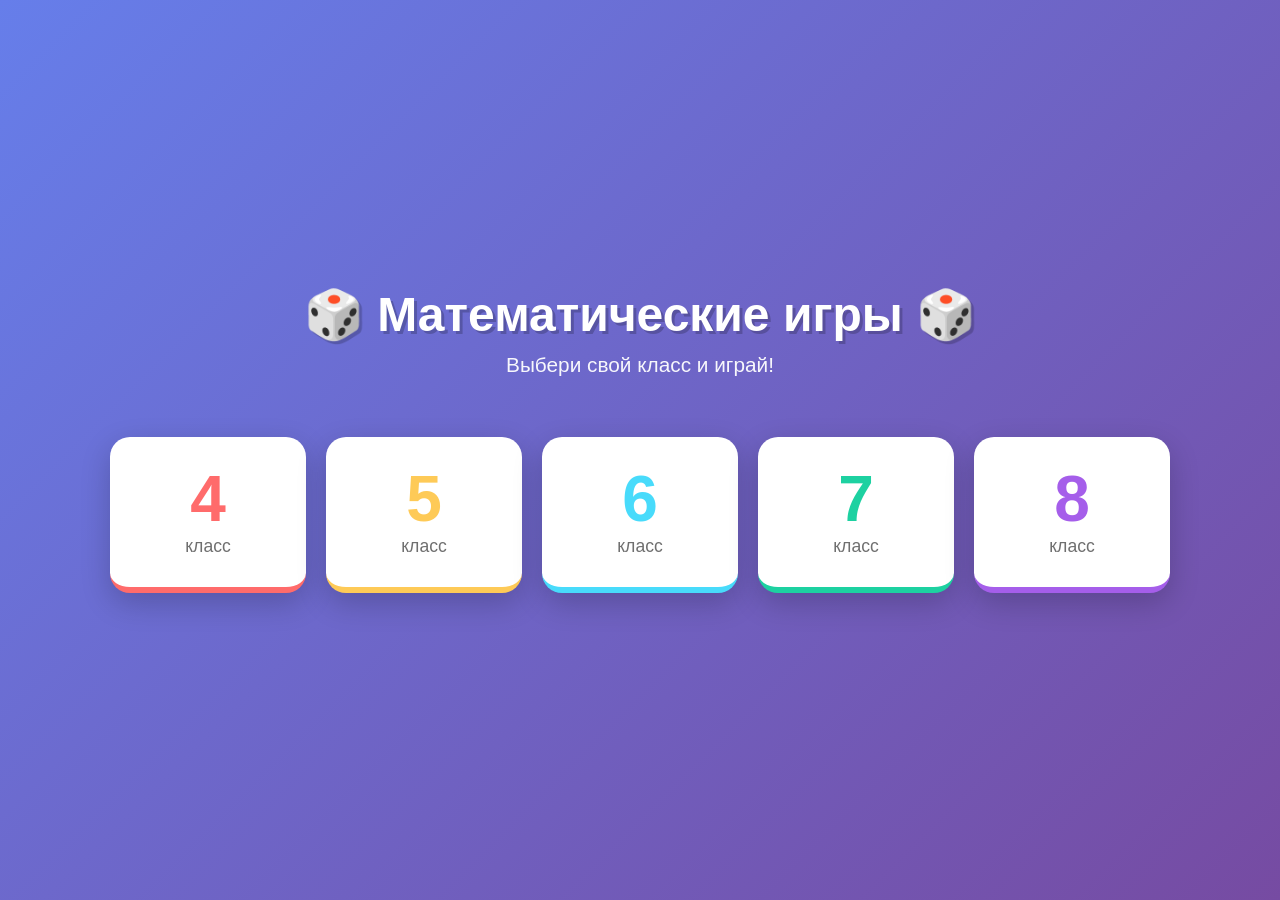
<file: index.html>
<!DOCTYPE html>
<html lang="ru">
<head>
    <meta charset="UTF-8">
    <meta name="viewport" content="width=device-width, initial-scale=1.0">
    <title>Математические игры | Репетитор</title>
    <link rel="stylesheet" href="style.css">
</head>
<body>
    <div class="container">
        <h1 class="main-title">🎲 Математические игры 🎲</h1>
        <p class="subtitle">Выбери свой класс и играй!</p>

        <div class="classes-grid">
            <a href="class4.html" class="class-card class-4">
                <div class="class-number">4</div>
                <div class="class-label">класс</div>
            </a>
            <a href="class5.html" class="class-card class-5">
                <div class="class-number">5</div>
                <div class="class-label">класс</div>
            </a>
            <a href="class6.html" class="class-card class-6">
                <div class="class-number">6</div>
                <div class="class-label">класс</div>
            </a>
            <a href="class7.html" class="class-card class-7">
                <div class="class-number">7</div>
                <div class="class-label">класс</div>
            </a>
            <a href="class8.html" class="class-card class-8">
                <div class="class-number">8</div>
                <div class="class-label">класс</div>
            </a>
        </div>
    </div>
</body>
</html>
</file>
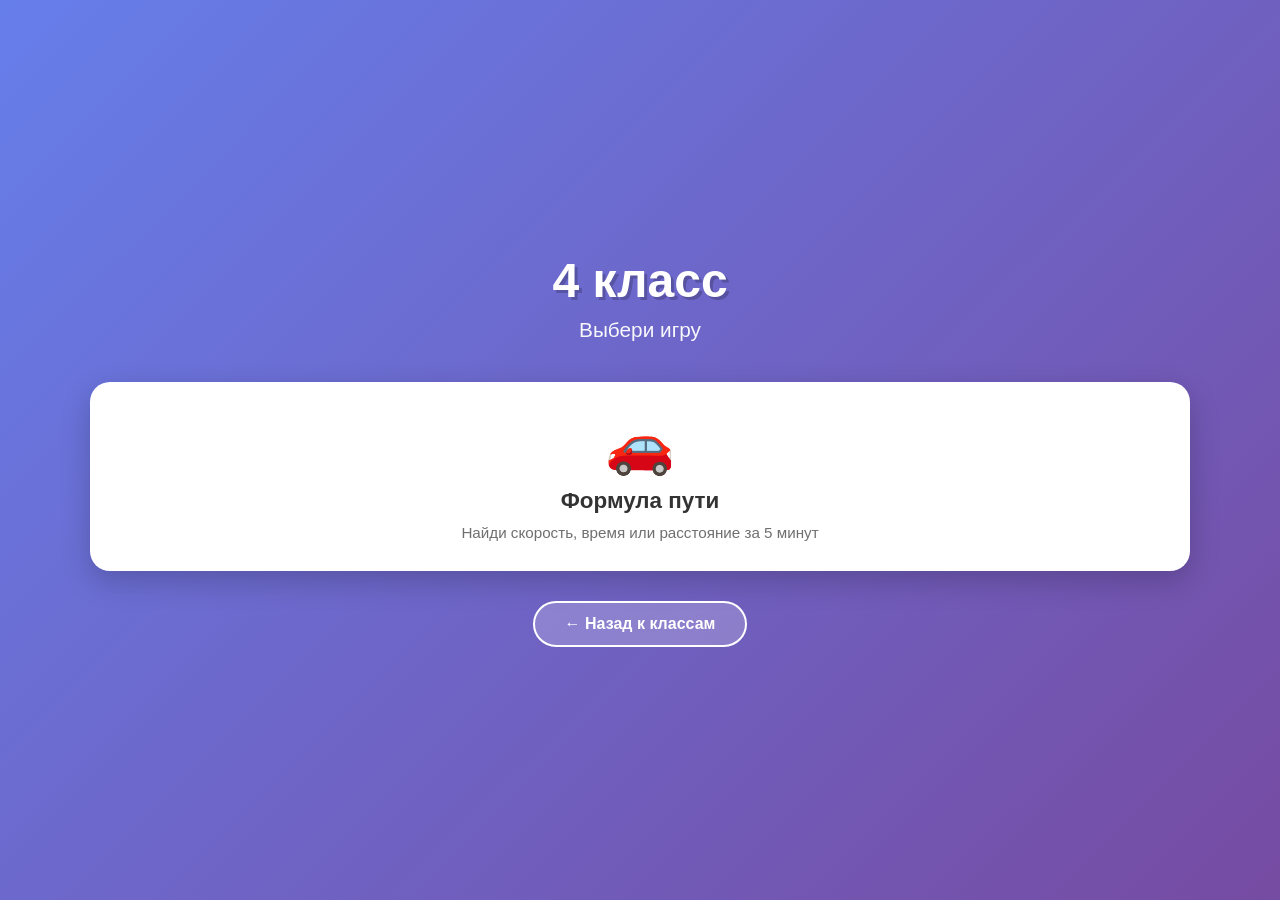
<file: class4.html>
<!DOCTYPE html>
<html lang="ru">
<head>
    <meta charset="UTF-8">
    <meta name="viewport" content="width=device-width, initial-scale=1.0">
    <title>4 класс | Математические игры</title>
    <link rel="stylesheet" href="style.css">
</head>
<body>
    <div class="container">
        <h1 class="main-title">4 класс</h1>
        <p class="subtitle">Выбери игру</p>

        <div class="games-grid">
            <a href="games/path-formula.html" class="game-card">
                <div class="game-emoji">🚗</div>
                <div class="game-title">Формула пути</div>
                <div class="game-desc">Найди скорость, время или расстояние за 5 минут</div>
            </a>
        </div>

        <a href="index.html" class="back-btn">← Назад к классам</a>
    </div>
</body>
</html>
</file>
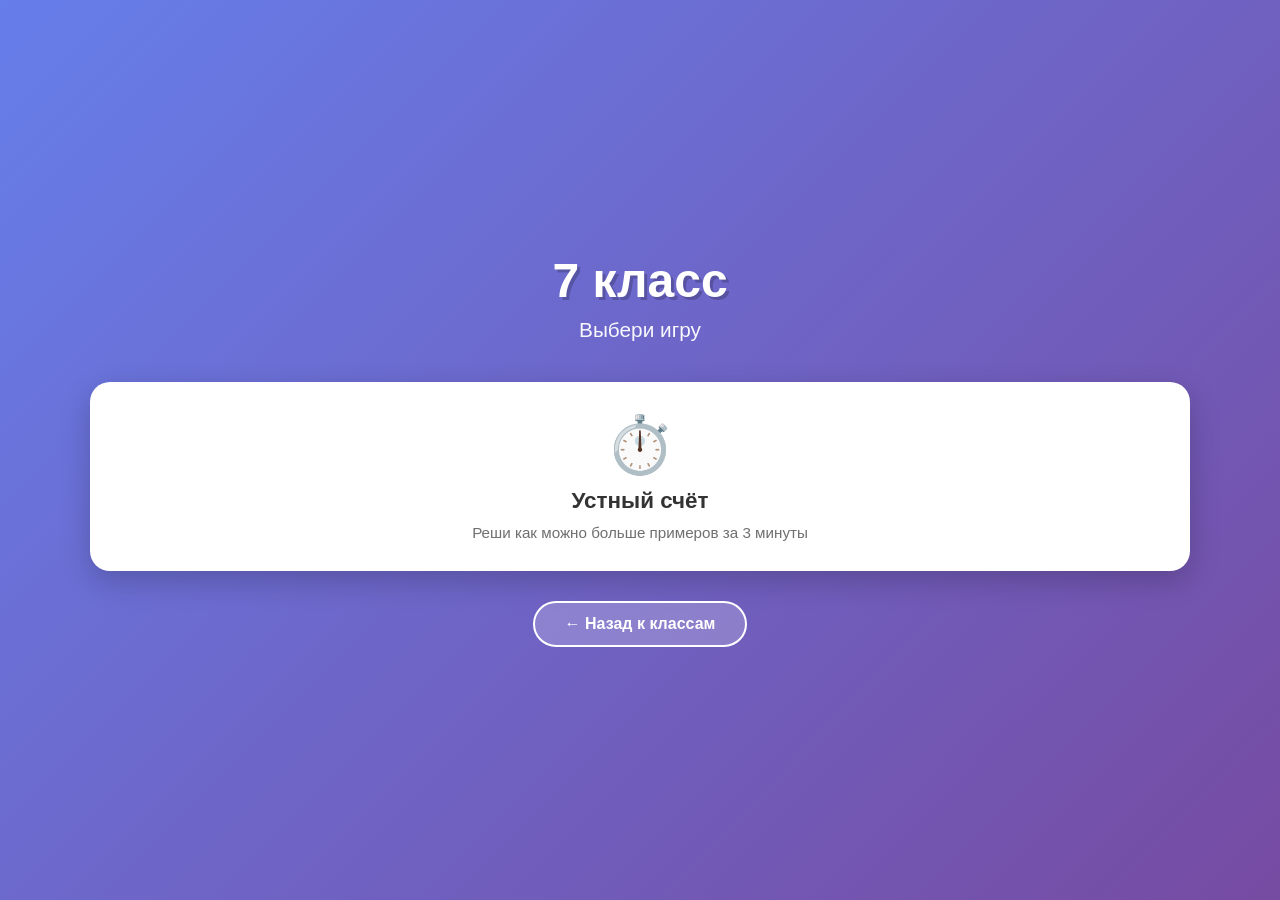
<file: class7.html>
<!DOCTYPE html>
<html lang="ru">
<head>
    <meta charset="UTF-8">
    <meta name="viewport" content="width=device-width, initial-scale=1.0">
    <title>7 класс | Математические игры</title>
    <link rel="stylesheet" href="style.css">
</head>
<body>
    <div class="container">
        <h1 class="main-title">7 класс</h1>
        <p class="subtitle">Выбери игру</p>

        <div class="games-grid">
            <a href="games/mental-count.html" class="game-card">
                <div class="game-emoji">⏱️</div>
                <div class="game-title">Устный счёт</div>
                <div class="game-desc">Реши как можно больше примеров за 3 минуты</div>
            </a>
        </div>

        <a href="index.html" class="back-btn">← Назад к классам</a>
    </div>
</body>
</html>
</file>
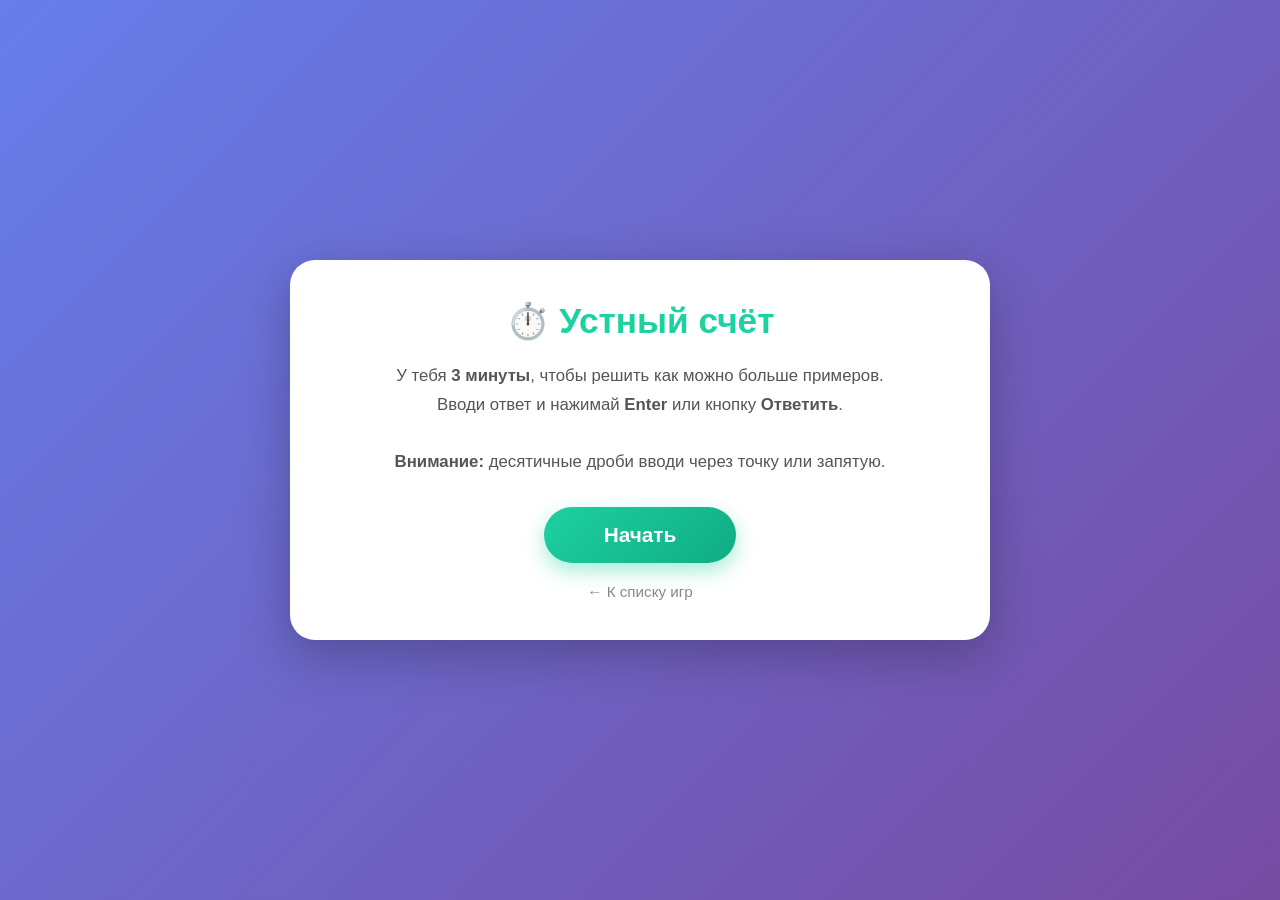
<file: games/mental-count.html>
<!DOCTYPE html>
<html lang="ru">
<head>
    <meta charset="UTF-8">
    <meta name="viewport" content="width=device-width, initial-scale=1.0">
    <title>Устный счёт | 7 класс</title>
    <link rel="stylesheet" href="../style.css">
    <link rel="stylesheet" href="mental-count.css">
</head>
<body>
    <div class="game-container">

        <!-- Стартовый экран -->
        <div id="start-screen" class="screen active">
            <div class="start-card">
                <h1>⏱️ Устный счёт</h1>
                <p class="rules">
                    У тебя <b>3 минуты</b>, чтобы решить как можно больше примеров.<br>
                    Вводи ответ и нажимай <b>Enter</b> или кнопку <b>Ответить</b>.<br><br>
                    <b>Внимание:</b> десятичные дроби вводи через точку или запятую.
                </p>
                <button id="start-btn" class="big-btn">Начать</button>
                <a href="../class7.html" class="back-link">← К списку игр</a>
            </div>
        </div>

        <!-- Игровой экран -->
        <div id="game-screen" class="screen">
            <div class="timer" id="timer">03:00</div>

            <div class="task-card" id="task-card">
                <div class="task-text" id="task-text">0.6 + 2</div>
            </div>

            <input type="text"
                   id="answer-input"
                   class="answer-input"
                   placeholder="Ответ"
                   autocomplete="off"
                   inputmode="text">

            <button id="submit-btn" class="submit-btn">Ответить</button>

            <div class="progress-info">
                <span id="progress">Задание 1 из 40</span>
            </div>
        </div>

        <!-- Экран результата -->
        <div id="result-screen" class="screen">
            <div class="result-card">
                <h1 id="result-emoji">🎉</h1>
                <h2>Игра окончена!</h2>
                <p class="result-line">Верных ответов: <span id="correct-count">0</span></p>
                <p class="result-line">Всего заданий: <span id="total-count">40</span></p>
                <p class="result-line">Время: <span id="time-taken">0</span> сек</p>
                <button id="restart-btn" class="big-btn">Играть снова</button>
                <a href="../class7.html" class="back-link">← К списку игр</a>
            </div>
        </div>

    </div>

    <script src="mental-count.js"></script>
</body>
</html>
</file>
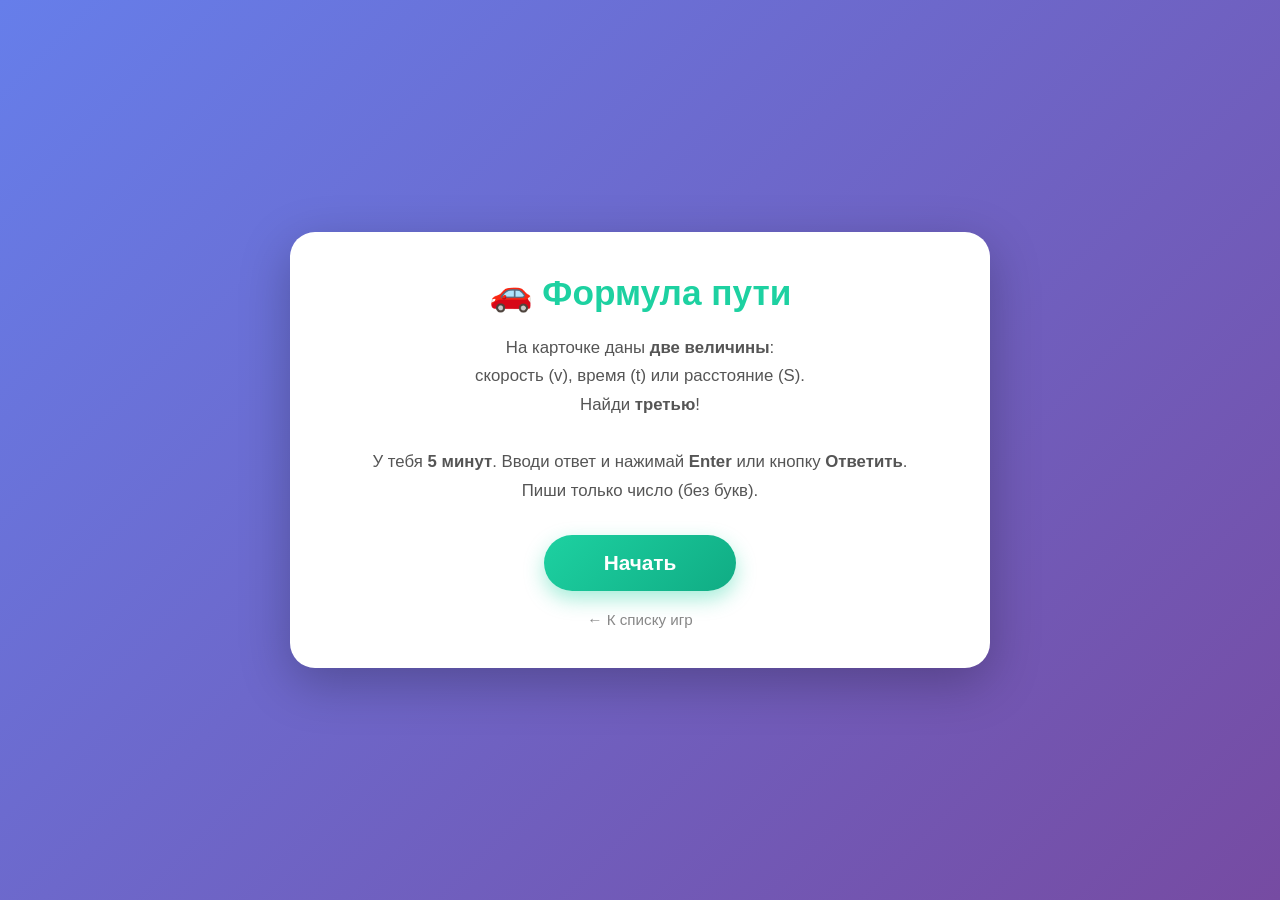
<file: games/path-formula.html>
<!DOCTYPE html>
<html lang="ru">
<head>
    <meta charset="UTF-8">
    <meta name="viewport" content="width=device-width, initial-scale=1.0">
    <title>Формула пути | 4 класс</title>
    <link rel="stylesheet" href="../style.css">
    <link rel="stylesheet" href="mental-count.css">
</head>
<body>
    <div class="game-container">

        <!-- Стартовый экран -->
        <div id="start-screen" class="screen active">
            <div class="start-card">
                <h1>🚗 Формула пути</h1>
                <p class="rules">
                    На карточке даны <b>две величины</b>:<br>
                    скорость (v), время (t) или расстояние (S).<br>
                    Найди <b>третью</b>!<br><br>
                    У тебя <b>5 минут</b>. Вводи ответ и нажимай <b>Enter</b>
                    или кнопку <b>Ответить</b>.<br>
                    Пиши только число (без букв).
                </p>
                <button id="start-btn" class="big-btn">Начать</button>
                <a href="../class4.html" class="back-link">← К списку игр</a>
            </div>
        </div>

        <!-- Игровой экран -->
        <div id="game-screen" class="screen">
            <div class="timer" id="timer">05:00</div>

            <div class="task-card" id="task-card">
                <div class="task-text" id="task-text"></div>
                <div class="task-hint" id="task-hint"></div>
            </div>

            <input type="text"
                   id="answer-input"
                   class="answer-input"
                   placeholder="Ответ"
                   autocomplete="off"
                   inputmode="numeric">

            <button id="submit-btn" class="submit-btn">Ответить</button>

            <div class="progress-info">
                <span id="progress">Верных ответов: 0</span>
            </div>
        </div>

        <!-- Экран результата -->
        <div id="result-screen" class="screen">
            <div class="result-card">
                <h1 id="result-emoji">🎉</h1>
                <h2>Время вышло!</h2>
                <p class="result-line">Верных ответов: <span id="correct-count">0</span></p>
                <p class="result-line">Неверных попыток: <span id="wrong-count">0</span></p>
                <p class="result-line">Время: <span id="time-taken">0</span> сек</p>
                <button id="restart-btn" class="big-btn">Играть снова</button>
                <a href="../class4.html" class="back-link">← К списку игр</a>
            </div>
        </div>

    </div>

    <script src="path-formula.js"></script>
</body>
</html>
</file>
<file: style.css>
* {
    margin: 0;
    padding: 0;
    box-sizing: border-box;
    font-family: 'Segoe UI', Tahoma, sans-serif;
}

body {
    min-height: 100vh;
    background: linear-gradient(135deg, #667eea 0%, #764ba2 100%);
    display: flex;
    align-items: center;
    justify-content: center;
    padding: 20px;
}

.container {
    max-width: 1100px;
    width: 100%;
    text-align: center;
}

.main-title {
    font-size: 3rem;
    color: #fff;
    text-shadow: 3px 3px 0 rgba(0,0,0,0.2);
    margin-bottom: 10px;
}

.subtitle {
    color: #fff;
    font-size: 1.3rem;
    margin-bottom: 40px;
    opacity: 0.95;
}

.classes-grid {
    display: grid;
    grid-template-columns: repeat(auto-fit, minmax(160px, 1fr));
    gap: 20px;
    padding: 20px;
}

.class-card {
    background: #fff;
    border-radius: 20px;
    padding: 30px 15px;
    text-decoration: none;
    color: #333;
    box-shadow: 0 10px 30px rgba(0,0,0,0.2);
    transition: transform 0.25s, box-shadow 0.25s;
    position: relative;
    overflow: hidden;
}

.class-card:hover {
    transform: translateY(-8px) scale(1.03);
    box-shadow: 0 15px 40px rgba(0,0,0,0.3);
}

.class-number {
    font-size: 4rem;
    font-weight: 900;
    line-height: 1;
}

.class-label {
    font-size: 1.1rem;
    margin-top: 5px;
    opacity: 0.7;
}

/* Цвета для каждого класса */
.class-4 { border-bottom: 6px solid #ff6b6b; }
.class-4 .class-number { color: #ff6b6b; }

.class-5 { border-bottom: 6px solid #feca57; }
.class-5 .class-number { color: #feca57; }

.class-6 { border-bottom: 6px solid #48dbfb; }
.class-6 .class-number { color: #48dbfb; }

.class-7 { border-bottom: 6px solid #1dd1a1; }
.class-7 .class-number { color: #1dd1a1; }

.class-8 { border-bottom: 6px solid #a55eea; }
.class-8 .class-number { color: #a55eea; }

/* Страница списка игр */
.games-grid {
    display: grid;
    grid-template-columns: repeat(auto-fit, minmax(260px, 1fr));
    gap: 25px;
    margin-top: 30px;
}

.game-card {
    background: #fff;
    border-radius: 20px;
    padding: 30px 20px;
    text-decoration: none;
    color: #333;
    box-shadow: 0 10px 30px rgba(0,0,0,0.2);
    transition: transform 0.25s;
    display: flex;
    flex-direction: column;
    align-items: center;
    gap: 10px;
}

.game-card:hover {
    transform: translateY(-6px);
}

.game-emoji {
    font-size: 3.5rem;
}

.game-title {
    font-size: 1.4rem;
    font-weight: 700;
}

.game-desc {
    font-size: 0.95rem;
    opacity: 0.7;
    text-align: center;
}

.back-btn {
    display: inline-block;
    margin-top: 30px;
    padding: 12px 30px;
    background: rgba(255,255,255,0.2);
    color: #fff;
    text-decoration: none;
    border-radius: 30px;
    border: 2px solid #fff;
    font-weight: 600;
    transition: background 0.25s;
}

.back-btn:hover {
    background: rgba(255,255,255,0.35);
}
</file>
<file: games/mental-count.css>
.game-container {
    max-width: 700px;
    width: 100%;
    margin: 0 auto;
}

.screen {
    display: none;
}

.screen.active {
    display: block;
    animation: fadeIn 0.4s ease;
}

@keyframes fadeIn {
    from { opacity: 0; transform: scale(0.97); }
    to { opacity: 1; transform: scale(1); }
}

/* Стартовый и результат */
.start-card, .result-card {
    background: #fff;
    border-radius: 25px;
    padding: 40px 30px;
    text-align: center;
    box-shadow: 0 15px 50px rgba(0,0,0,0.25);
}

.start-card h1 {
    color: #1dd1a1;
    margin-bottom: 20px;
    font-size: 2.2rem;
}

.rules {
    color: #555;
    line-height: 1.7;
    margin-bottom: 30px;
    font-size: 1.05rem;
}

.big-btn {
    background: linear-gradient(135deg, #1dd1a1, #10ac84);
    color: #fff;
    border: none;
    padding: 16px 60px;
    font-size: 1.3rem;
    font-weight: 700;
    border-radius: 50px;
    cursor: pointer;
    box-shadow: 0 8px 20px rgba(29,209,161,0.4);
    transition: transform 0.2s, box-shadow 0.2s;
}

.big-btn:hover {
    transform: translateY(-3px);
    box-shadow: 0 12px 25px rgba(29,209,161,0.6);
}

.big-btn:active {
    transform: translateY(0);
}

.back-link {
    display: block;
    margin-top: 20px;
    color: #888;
    text-decoration: none;
    font-size: 0.95rem;
}

.back-link:hover { color: #555; }

/* Игровой экран */
.timer {
    font-size: 3rem;
    font-weight: 900;
    color: #fff;
    text-align: center;
    margin-bottom: 25px;
    text-shadow: 3px 3px 0 rgba(0,0,0,0.15);
    letter-spacing: 2px;
    transition: color 0.3s;
}

.timer.warning {
    color: #ff6b6b;
    animation: pulse 0.7s infinite;
}

@keyframes pulse {
    0%, 100% { transform: scale(1); }
    50% { transform: scale(1.08); }
}

.task-card {
    background: #fff;
    border-radius: 25px;
    padding: 50px 30px;
    text-align: center;
    box-shadow: 0 15px 40px rgba(0,0,0,0.25);
    margin-bottom: 25px;
}

.task-text {
    font-size: 3rem;
    font-weight: 800;
    color: #2d3436;
    letter-spacing: 1px;
    white-space: pre-line;
}

.task-card.correct {
    animation: correctFlash 0.5s;
}

@keyframes correctFlash {
    0% { background: #fff; }
    50% { background: #d4f8e8; }
    100% { background: #fff; }
}

.task-card.wrong {
    animation: shake 0.4s;
}

@keyframes shake {
    0%, 100% { transform: translateX(0); }
    25% { transform: translateX(-10px); }
    75% { transform: translateX(10px); }
}

.answer-input {
    width: 100%;
    padding: 20px;
    font-size: 1.8rem;
    text-align: center;
    border: 3px solid rgba(255,255,255,0.6);
    border-radius: 20px;
    background: rgba(255,255,255,0.95);
    outline: none;
    font-weight: 700;
    color: #2d3436;
    transition: border-color 0.2s;
}

.answer-input:focus {
    border-color: #fff;
    box-shadow: 0 0 0 5px rgba(255,255,255,0.3);
}

/* Кнопка "Ответить" */
.submit-btn {
    display: block;
    width: 100%;
    margin-top: 15px;
    padding: 18px;
    font-size: 1.4rem;
    font-weight: 700;
    color: #fff;
    background: linear-gradient(135deg, #667eea, #764ba2);
    border: none;
    border-radius: 20px;
    cursor: pointer;
    box-shadow: 0 8px 20px rgba(102, 126, 234, 0.4);
    transition: transform 0.15s, box-shadow 0.15s;
    -webkit-tap-highlight-color: transparent;
    touch-action: manipulation;
}

.submit-btn:hover {
    transform: translateY(-2px);
    box-shadow: 0 12px 25px rgba(102, 126, 234, 0.55);
}

.submit-btn:active {
    transform: translateY(1px);
    box-shadow: 0 4px 12px rgba(102, 126, 234, 0.4);
}

.progress-info {
    text-align: center;
    margin-top: 20px;
    color: #fff;
    font-size: 1.1rem;
    opacity: 0.9;
}

/* Результат */
.result-card h2 {
    color: #2d3436;
    margin-bottom: 20px;
}

#result-emoji {
    font-size: 4rem;
    margin-bottom: 10px;
}

.result-line {
    font-size: 1.3rem;
    color: #555;
    margin: 10px 0;
}

.result-line span {
    font-weight: 800;
    color: #1dd1a1;
}

/* Подсказка под задачей (для формулы пути) */
.task-hint {
    font-size: 1.1rem;
    color: #888;
    margin-top: 15px;
    font-weight: 500;
}
</file>
